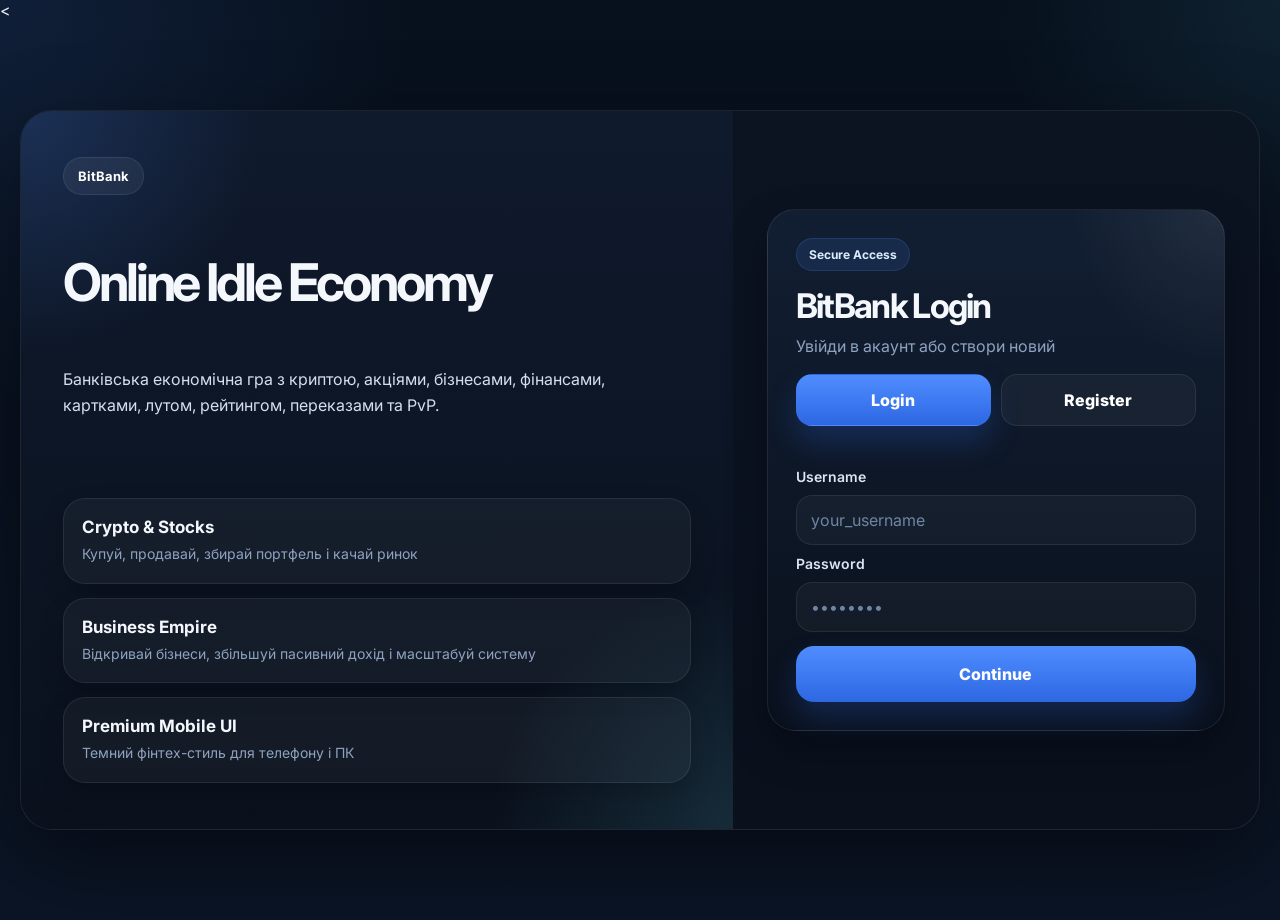
<file: index.html>
<!DOCTYPE html>
    <html lang="uk">
            <head>
        <meta name="google-site-verification" content="YTferdZrc95ZxPYZAVf8dtGa1jUDMCAVP7bbWln_yUw" />
    <title>BitBank Game</title>
          <meta name="description" content="BitBank - online game about bank and money strategy">
      <meta name="keywords" content="BitBank game, bank game, money game">
  <meta charset="UTF-8" />
  <meta name="viewport" content="width=device-width, initial-scale=1, viewport-fit=cover" />
  <title>BitBank</title>
  <meta name="theme-color" content="#0b1220" />
  <link rel="preconnect" href="https://fonts.googleapis.com" />
  <link rel="preconnect" href="https://fonts.gstatic.com" crossorigin />
  <link
    href="https://fonts.googleapis.com/css2?family=Inter:wght@400;500;600;700;800;900&display=swap"
    rel="stylesheet"
  />
  <link rel="stylesheet" href="./style.css?v=1301" />
        </head>
     <
<body>
  <!-- AUTH -->
  <section id="login-screen" class="auth-screen">
    <div class="auth-shell">
      <div class="auth-side auth-brand">
        <div class="auth-brand-badge">BitBank</div>
        <h1>Online Idle Economy</h1>
        <p>
          Банківська економічна гра з криптою, акціями, бізнесами, фінансами,
          картками, лутом, рейтингом, переказами та PvP.
        </p>

        <div class="auth-feature-list">
          <div class="auth-feature-card">
            <strong>Crypto & Stocks</strong>
            <span>Купуй, продавай, збирай портфель і качай ринок</span>
          </div>

          <div class="auth-feature-card">
            <strong>Business Empire</strong>
            <span>Відкривай бізнеси, збільшуй пасивний дохід і масштабуй систему</span>
          </div>

          <div class="auth-feature-card">
            <strong>Premium Mobile UI</strong>
            <span>Темний фінтех-стиль для телефону і ПК</span>
          </div>
        </div>
      </div>

      <div class="auth-side auth-panel">
        <div class="auth-card">
          <div class="auth-header">
            <div class="auth-mini-badge">Secure Access</div>
            <h2>BitBank Login</h2>
            <p>Увійди в акаунт або створи новий</p>
          </div>

          <div class="auth-tabs">
            <button id="tab-login" class="auth-tab active" type="button">Login</button>
            <button id="tab-register" class="auth-tab" type="button">Register</button>
          </div>

          <div id="auth-message" class="auth-message"></div>

          <div class="auth-form">
            <label for="auth-username">Username</label>
            <input id="auth-username" type="text" autocomplete="username" placeholder="your_username" />

            <label for="auth-password">Password</label>
            <input id="auth-password" type="password" autocomplete="current-password" placeholder="••••••••" />

            <div id="register-extra" class="register-extra hidden">
              <div class="auth-note">
                Логін: 3–20 символів, тільки букви, цифри або _
              </div>
            </div>

            <button id="auth-submit-btn" class="primary-btn" type="button">
              Continue
            </button>
          </div>
        </div>
      </div>
    </div>
  </section>

  <!-- APP -->
  <section id="app-screen" class="app-screen hidden">
    <!-- SIDEBAR -->
    <aside class="sidebar">
      <div class="sidebar-top">
        <div class="brand-block">
          <div class="brand-mark">₿</div>
          <div>
            <h2>BitBank</h2>
            <p>Online Idle Economy</p>
          </div>
        </div>
      </div>

      <nav class="sidebar-nav">
        <button class="nav-btn active" data-page="profile" type="button">
          <span class="nav-emoji">👤</span>
          <span class="nav-label">Profile</span>
        </button>

        <button class="nav-btn" data-page="business" type="button">
          <span class="nav-emoji">🏢</span>
          <span class="nav-label">Business</span>
        </button>

        <button class="nav-btn" data-page="crypto" type="button">
          <span class="nav-emoji">🪙</span>
          <span class="nav-label">Crypto</span>
        </button>

        <button class="nav-btn" data-page="stocks" type="button">
          <span class="nav-emoji">📈</span>
          <span class="nav-label">Stocks</span>
        </button>

        <button class="nav-btn" data-page="finance" type="button">
          <span class="nav-emoji">🏦</span>
          <span class="nav-label">Finance</span>
        </button>

        <button class="nav-btn" data-page="transfers" type="button">
          <span class="nav-emoji">💸</span>
          <span class="nav-label">Transfers</span>
        </button>

        <button class="nav-btn" data-page="cards" type="button">
          <span class="nav-emoji">💳</span>
          <span class="nav-label">Cards</span>
        </button>

        <button class="nav-btn" data-page="friends" type="button">
          <span class="nav-emoji">🧑‍🤝‍🧑</span>
          <span class="nav-label">Friends</span>
        </button>

        <button class="nav-btn" data-page="battle" type="button">
          <span class="nav-emoji">⚔️</span>
          <span class="nav-label">Battle</span>
        </button>

        <button class="nav-btn" data-page="casino" type="button">
          <span class="nav-emoji">🎰</span>
          <span class="nav-label">Casino</span>
        </button>

        <button class="nav-btn" data-page="loot" type="button">
          <span class="nav-emoji">🎁</span>
          <span class="nav-label">Loot</span>
        </button>

        <button class="nav-btn" data-page="collections" type="button">
          <span class="nav-emoji">🏆</span>
          <span class="nav-label">Collections</span>
        </button>

        <button class="nav-btn" data-page="roles" type="button">
          <span class="nav-emoji">🧠</span>
          <span class="nav-label">Roles</span>
        </button>

        <button class="nav-btn" data-page="inventory" type="button">
          <span class="nav-emoji">🎒</span>
          <span class="nav-label">Inventory</span>
        </button>

        <button class="nav-btn" data-page="history" type="button">
          <span class="nav-emoji">📜</span>
          <span class="nav-label">History</span>
        </button>

        <button class="nav-btn" data-page="stats" type="button">
          <span class="nav-emoji">📊</span>
          <span class="nav-label">Stats</span>
        </button>

        <button class="nav-btn" data-page="admin" type="button">
          <span class="nav-emoji">👑</span>
          <span class="nav-label">Admin</span>
        </button>
      </nav>

      <div class="sidebar-bottom">
        <button id="logout-btn" class="danger-btn" type="button">Logout</button>
      </div>
    </aside>

    <!-- MAIN -->
    <main class="main-layout">
      <header class="topbar">
        <div class="topbar-left">
          <div class="topbar-title-row">
            <div class="topbar-avatar">
              <span id="topbar-avatar-text">B</span>
            </div>

            <div>
              <h1 id="header-username">Player</h1>
              <div class="top-meta">
                <span id="header-status">Class: none</span>
                <span id="header-device">Device: desktop</span>
                <span id="header-prestige">Prestige: Starter</span>
              </div>
            </div>
          </div>
        </div>

        <div class="topbar-right">
          <div class="balance-chip balance-chip-uah">
            <span>UAH Balance</span>
            <strong id="balance-uah">₴ 0</strong>
          </div>

          <div class="balance-chip balance-chip-usd">
            <span>USD Balance</span>
            <strong id="balance-usd">$ 0</strong>
          </div>
        </div>
      </header>

      <div class="content-wrap">
        <div id="global-message" class="global-message"></div>
        <div id="battle-widget"></div>
        <div id="page-content" class="page-content"></div>
      </div>
    </main>

    <!-- MOBILE TABBAR -->
    <nav class="mobile-tabbar">
      <button class="mobile-tab-btn active" data-page="profile" type="button">
        <span>👤</span>
        <small>Profile</small>
      </button>

      <button class="mobile-tab-btn" data-page="business" type="button">
        <span>🏢</span>
        <small>Business</small>
      </button>

      <button class="mobile-tab-btn mobile-tab-center" data-page="crypto" type="button">
        <span>🪙</span>
        <small>Market</small>
      </button>

      <button class="mobile-tab-btn" data-page="cards" type="button">
        <span>💳</span>
        <small>Cards</small>
      </button>

      <button class="mobile-tab-btn" data-page="friends" type="button">
        <span>🧑‍🤝‍🧑</span>
        <small>Friends</small>
      </button>
    </nav>
  </section>

  <script type="module" src="./app.js?v=1301"></script>
</body>
</html>
</file>
<file: style.css>
:root{
  --bg:#08111f;
  --bg-2:#0b1526;
  --bg-3:#101d32;

  --panel:#0f1a2d;
  --panel-2:#132039;
  --panel-3:#172842;

  --soft:#1a2d4a;
  --line:rgba(255,255,255,0.08);
  --line-2:rgba(255,255,255,0.12);

  --text:#f4f7fb;
  --muted:#8ea2c0;
  --muted-2:#6f84a4;

  --blue:#4f8dff;
  --blue-2:#2d67e3;
  --cyan:#6de7ff;
  --green:#30d17a;
  --orange:#ffb84c;
  --red:#ff647c;
  --purple:#9d7bff;

  --shadow-xl:0 30px 90px rgba(0,0,0,0.46);
  --shadow-lg:0 18px 42px rgba(0,0,0,0.30);
  --shadow-md:0 10px 24px rgba(0,0,0,0.20);

  --radius-xl:30px;
  --radius-lg:24px;
  --radius-md:18px;
  --radius-sm:14px;

  --sidebar-width:300px;
  --topbar-height:94px;
  --safe-bottom:env(safe-area-inset-bottom, 0px);
}

*{
  box-sizing:border-box;
  margin:0;
  padding:0;
  -webkit-tap-highlight-color:transparent;
}

html{
  scroll-behavior:smooth;
}

body{
  min-height:100vh;
  overflow-x:hidden;
  font-family:"Inter", Arial, sans-serif;
  color:var(--text);
  background:
    radial-gradient(circle at top left, rgba(79,141,255,0.12), transparent 26%),
    radial-gradient(circle at top right, rgba(109,231,255,0.08), transparent 18%),
    linear-gradient(180deg, #07101d 0%, #0b1526 100%);
}

img{
  display:block;
  max-width:100%;
}

button,
input,
textarea,
select{
  font:inherit;
}

button{
  cursor:pointer;
  border:none;
  outline:none;
  transition:transform .16s ease, opacity .18s ease, background .18s ease, box-shadow .18s ease, border-color .18s ease;
  touch-action:manipulation;
}

button:hover{
  transform:translateY(-1px);
}

button:active{
  transform:scale(.985);
}

input,
textarea,
select{
  width:100%;
  min-height:50px;
  border:1px solid var(--line);
  background:rgba(255,255,255,0.035);
  color:var(--text);
  border-radius:16px;
  padding:13px 14px;
  outline:none;
  transition:border-color .2s ease, background .2s ease, box-shadow .2s ease;
}

input::placeholder,
textarea::placeholder{
  color:var(--muted-2);
}

input:focus,
textarea:focus,
select:focus{
  border-color:rgba(79,141,255,0.48);
  background:rgba(255,255,255,0.05);
  box-shadow:0 0 0 4px rgba(79,141,255,0.11);
}

.hidden{
  display:none !important;
}

.green{ color:var(--green); }
.red{ color:var(--red); }
.blue{ color:var(--blue); }
.orange{ color:var(--orange); }
.muted{ color:var(--muted); }

*{
  scrollbar-width:thin;
  scrollbar-color:#35507a #0c1422;
}

*::-webkit-scrollbar{
  width:10px;
  height:10px;
}

*::-webkit-scrollbar-track{
  background:#0c1422;
  border-radius:999px;
}

*::-webkit-scrollbar-thumb{
  background:linear-gradient(180deg,#35507a,#5575a2);
  border-radius:999px;
  border:2px solid #0c1422;
}

/* =========================
   AUTH
========================= */
.auth-screen{
  min-height:100vh;
  display:flex;
  align-items:center;
  justify-content:center;
  padding:20px;
}

.auth-shell{
  width:100%;
  max-width:1250px;
  min-height:720px;
  border-radius:32px;
  overflow:hidden;
  border:1px solid var(--line);
  background:
    linear-gradient(180deg, rgba(12,20,34,0.96), rgba(10,17,29,0.98));
  box-shadow:var(--shadow-xl);
  display:grid;
  grid-template-columns:1.15fr .85fr;
}

.auth-side{
  min-width:0;
}

.auth-brand{
  padding:46px 42px;
  background:
    radial-gradient(circle at top left, rgba(79,141,255,0.20), transparent 24%),
    radial-gradient(circle at bottom right, rgba(109,231,255,0.12), transparent 24%),
    linear-gradient(180deg, rgba(15,26,45,0.95), rgba(10,17,29,0.98));
  display:flex;
  flex-direction:column;
  justify-content:space-between;
}

.auth-brand-badge{
  display:inline-flex;
  align-items:center;
  justify-content:center;
  width:max-content;
  padding:10px 14px;
  border-radius:999px;
  background:rgba(255,255,255,0.06);
  border:1px solid var(--line);
  color:#fff;
  font-weight:700;
  font-size:13px;
  margin-bottom:20px;
}

.auth-brand h1{
  font-size:52px;
  line-height:1.02;
  letter-spacing:-0.06em;
  margin-bottom:16px;
}

.auth-brand p{
  max-width:560px;
  color:#d3deef;
  font-size:16px;
  line-height:1.65;
}

.auth-feature-list{
  display:grid;
  gap:14px;
  margin-top:38px;
}

.auth-feature-card{
  border-radius:22px;
  padding:18px;
  border:1px solid rgba(255,255,255,0.08);
  background:rgba(255,255,255,0.04);
  box-shadow:var(--shadow-md);
}

.auth-feature-card strong{
  display:block;
  font-size:17px;
  margin-bottom:6px;
}

.auth-feature-card span{
  color:var(--muted);
  line-height:1.55;
  font-size:14px;
}

.auth-panel{
  padding:34px;
  display:flex;
  align-items:center;
  justify-content:center;
}

.auth-card{
  width:100%;
  max-width:470px;
  border-radius:28px;
  padding:28px;
  border:1px solid var(--line);
  background:
    radial-gradient(circle at top right, rgba(255,255,255,0.07), transparent 22%),
    linear-gradient(180deg, rgba(18,31,51,0.98), rgba(10,17,29,0.98));
  box-shadow:var(--shadow-lg);
}

.auth-header{
  margin-bottom:16px;
}

.auth-mini-badge{
  display:inline-flex;
  align-items:center;
  justify-content:center;
  padding:8px 12px;
  border-radius:999px;
  background:rgba(79,141,255,0.12);
  border:1px solid rgba(79,141,255,0.18);
  color:#ddebff;
  font-size:12px;
  font-weight:700;
  margin-bottom:14px;
}

.auth-header h2{
  font-size:34px;
  letter-spacing:-0.05em;
  margin-bottom:8px;
}

.auth-header p{
  color:var(--muted);
  line-height:1.5;
}

.auth-tabs{
  display:grid;
  grid-template-columns:1fr 1fr;
  gap:10px;
  margin-bottom:12px;
}

.auth-tab{
  min-height:52px;
  border-radius:16px;
  border:1px solid var(--line);
  background:rgba(255,255,255,0.04);
  color:#fff;
  font-weight:800;
}

.auth-tab.active{
  background:linear-gradient(180deg,var(--blue),var(--blue-2));
  box-shadow:0 16px 30px rgba(45,103,227,0.25);
  border-color:transparent;
}

.auth-message{
  min-height:20px;
  margin-bottom:10px;
  font-size:14px;
  color:#ffb7c2;
}

.auth-form{
  display:flex;
  flex-direction:column;
  gap:10px;
}

.auth-form label{
  color:#dce5f3;
  font-size:14px;
  font-weight:600;
}

.register-extra{
  margin-top:2px;
}

.auth-note{
  color:var(--muted);
  font-size:13px;
  line-height:1.5;
}

.primary-btn{
  min-height:56px;
  border-radius:18px;
  background:linear-gradient(180deg,var(--blue),var(--blue-2));
  color:#fff;
  font-weight:800;
  box-shadow:0 16px 30px rgba(45,103,227,0.24);
  margin-top:4px;
}

.auth-footer-note{
  margin-top:6px;
  color:var(--muted);
  font-size:13px;
  line-height:1.5;
}

/* =========================
   APP LAYOUT
========================= */
.app-screen{
  min-height:100vh;
  display:flex;
}

.sidebar{
  width:var(--sidebar-width);
  min-width:var(--sidebar-width);
  height:100vh;
  position:sticky;
  top:0;
  z-index:20;
  display:flex;
  flex-direction:column;
  background:linear-gradient(180deg, rgba(8,15,28,0.98), rgba(10,17,29,1));
  border-right:1px solid rgba(255,255,255,0.05);
  box-shadow:var(--shadow-lg);
}

.sidebar-top{
  padding:24px 18px 16px;
  border-bottom:1px solid rgba(255,255,255,0.05);
}

.brand-block{
  display:flex;
  align-items:center;
  gap:14px;
}

.brand-mark{
  width:52px;
  height:52px;
  border-radius:18px;
  display:flex;
  align-items:center;
  justify-content:center;
  background:linear-gradient(180deg,var(--blue),var(--blue-2));
  color:#fff;
  font-size:24px;
  font-weight:900;
  box-shadow:0 16px 30px rgba(45,103,227,0.22);
}

.brand-block h2{
  font-size:30px;
  line-height:1;
  letter-spacing:-0.05em;
  margin-bottom:5px;
}

.brand-block p{
  color:var(--muted);
  font-size:14px;
}

.sidebar-nav{
  padding:14px;
  display:flex;
  flex-direction:column;
  gap:8px;
  overflow:auto;
  min-height:0;
}

.nav-btn{
  width:100%;
  min-height:56px;
  border-radius:18px;
  display:flex;
  align-items:center;
  gap:12px;
  text-align:left;
  padding:0 14px;
  color:#fff;
  background:rgba(255,255,255,0.025);
  border:1px solid transparent;
  position:relative;
}

.nav-btn::before{
  content:"";
  position:absolute;
  left:0;
  top:10px;
  bottom:10px;
  width:3px;
  border-radius:999px;
  background:transparent;
}

.nav-btn:hover{
  background:rgba(255,255,255,0.05);
  border-color:rgba(255,255,255,0.04);
}

.nav-btn.active{
  background:linear-gradient(180deg, rgba(79,141,255,0.18), rgba(79,141,255,0.08));
  border-color:rgba(79,141,255,0.16);
}

.nav-btn.active::before{
  background:var(--cyan);
}

.nav-emoji{
  width:26px;
  display:flex;
  align-items:center;
  justify-content:center;
  font-size:17px;
  flex-shrink:0;
}

.nav-label{
  font-size:15px;
  font-weight:700;
  line-height:1.1;
}

.sidebar-bottom{
  margin-top:auto;
  padding:16px;
  border-top:1px solid rgba(255,255,255,0.05);
}

.danger-btn{
  width:100%;
  min-height:54px;
  border-radius:18px;
  background:linear-gradient(180deg,var(--blue),var(--blue-2));
  color:#fff;
  font-weight:800;
  box-shadow:0 14px 24px rgba(45,103,227,0.24);
}

.main-layout{
  flex:1;
  min-width:0;
  display:flex;
  flex-direction:column;
}

.topbar{
  min-height:var(--topbar-height);
  display:flex;
  align-items:center;
  justify-content:space-between;
  gap:18px;
  padding:18px 24px;
  background:rgba(10,16,27,0.76);
  backdrop-filter:blur(12px);
  border-bottom:1px solid rgba(255,255,255,0.05);
  position:sticky;
  top:0;
  z-index:12;
}

.topbar-left{
  min-width:0;
}

.topbar-title-row{
  display:flex;
  align-items:center;
  gap:14px;
  min-width:0;
}

.topbar-avatar{
  width:54px;
  height:54px;
  border-radius:18px;
  background:linear-gradient(180deg,#16345f,#0f2441);
  border:1px solid rgba(255,255,255,0.08);
  display:flex;
  align-items:center;
  justify-content:center;
  font-size:24px;
  font-weight:900;
  color:#fff;
  flex-shrink:0;
}

.topbar-left h1{
  font-size:30px;
  line-height:1;
  letter-spacing:-0.05em;
  margin-bottom:6px;
  white-space:nowrap;
  overflow:hidden;
  text-overflow:ellipsis;
}

.top-meta{
  display:flex;
  gap:8px;
  flex-wrap:wrap;
}

.top-meta span{
  padding:7px 12px;
  border-radius:999px;
  background:rgba(255,255,255,0.04);
  border:1px solid rgba(255,255,255,0.06);
  color:var(--muted);
  font-size:13px;
}

.topbar-right{
  display:grid;
  grid-template-columns:repeat(2,minmax(160px,1fr));
  gap:12px;
}

.balance-chip{
  border-radius:22px;
  padding:14px 16px;
  border:1px solid var(--line);
  background:linear-gradient(180deg, rgba(18,31,51,0.96), rgba(11,20,34,0.96));
  box-shadow:var(--shadow-md);
}

.balance-chip span{
  display:block;
  font-size:12px;
  color:var(--muted);
  margin-bottom:5px;
}

.balance-chip strong{
  display:block;
  font-size:24px;
  line-height:1;
  letter-spacing:-0.04em;
}

.balance-chip-uah strong{
  color:#55e59a;
}

.balance-chip-usd strong{
  color:#ffc159;
}

.content-wrap{
  padding:22px;
  min-width:0;
}

.global-message{
  min-height:54px;
  border-radius:20px;
  border:1px solid rgba(79,141,255,0.18);
  background:linear-gradient(180deg, rgba(79,141,255,0.10), rgba(79,141,255,0.04));
  display:flex;
  align-items:center;
  padding:14px 16px;
  color:#dce9ff;
  margin-bottom:16px;
}

#battle-widget{
  margin-bottom:16px;
}

.page-content{
  display:grid;
  grid-template-columns:repeat(12, 1fr);
  gap:16px;
  min-width:0;
}

/* =========================
   GENERIC CARDS
========================= */
.card{
  background:linear-gradient(180deg, rgba(15,26,45,0.96), rgba(10,17,29,0.98));
  border:1px solid var(--line);
  border-radius:24px;
  padding:18px;
  box-shadow:var(--shadow-md);
  position:relative;
  min-width:0;
}

.card h2,
.card h3,
.card h4{
  color:#fff;
  margin-bottom:10px;
  letter-spacing:-0.02em;
}

.card p{
  color:#d7e2f2;
  line-height:1.55;
}

.card hr{
  border:none;
  border-top:1px solid var(--line);
  margin:14px 0;
}

.card button{
  min-height:46px;
  padding:10px 14px;
  border-radius:14px;
  background:linear-gradient(180deg,var(--blue),var(--blue-2));
  color:#fff;
  font-weight:700;
}

.card button.secondary{
  background:linear-gradient(180deg,#1d304d,#17263d);
}

.card button:disabled{
  opacity:.55;
  cursor:not-allowed;
  transform:none !important;
}

.dashboard-grid{
  grid-column:1 / -1;
  display:grid;
  grid-template-columns:2fr 1fr;
  gap:16px;
}

.asset-grid{
  grid-column:1 / -1;
  display:grid;
  grid-template-columns:repeat(auto-fill, minmax(290px, 1fr));
  gap:16px;
}

.asset-card{
  display:flex;
  flex-direction:column;
  gap:12px;
}

.asset-cover{
  height:170px;
  border-radius:18px;
  overflow:hidden;
  border:1px solid var(--line);
  background:#0c1523;
  position:relative;
}

.asset-cover img{
  width:100%;
  height:100%;
  object-fit:cover;
}

.asset-cover::after{
  content:"";
  position:absolute;
  inset:auto 0 0 0;
  height:58%;
  background:linear-gradient(180deg,transparent,rgba(7,12,20,0.84));
}

.asset-badge{
  position:absolute;
  top:12px;
  left:12px;
  z-index:2;
  padding:7px 10px;
  border-radius:999px;
  background:rgba(0,0,0,0.34);
  border:1px solid rgba(255,255,255,0.12);
  color:#fff;
  font-size:12px;
  font-weight:700;
}

.asset-info{
  display:flex;
  flex-direction:column;
  gap:8px;
  min-width:0;
}

.asset-head{
  display:flex;
  align-items:flex-start;
  justify-content:space-between;
  gap:12px;
}

.asset-name{
  font-size:20px;
  font-weight:800;
  line-height:1.15;
  color:#fff;
  overflow-wrap:anywhere;
  display:flex;
  align-items:center;
  gap:10px;
}

.crypto-icon{
  width:30px;
  height:30px;
  min-width:30px;
  border-radius:50%;
  object-fit:cover;
  box-shadow:0 3px 8px rgba(0,0,0,0.3);
  background:rgba(255,255,255,0.08);
}

.stock-icon{
  display:inline-flex;
  align-items:center;
  justify-content:center;
  font-size:18px;
  border:1px solid rgba(255,255,255,0.16);
}

.asset-price{
  font-size:20px;
  font-weight:900;
  line-height:1;
  white-space:nowrap;
}

.asset-meta{
  display:flex;
  flex-wrap:wrap;
  gap:8px;
}

.asset-meta span{
  padding:8px 10px;
  border-radius:999px;
  background:rgba(255,255,255,0.04);
  border:1px solid var(--line);
  font-size:12px;
  color:#c9d8ed;
}

.asset-actions{
  display:grid;
  grid-template-columns:1fr 1fr;
  gap:10px;
}

.asset-actions.full{
  grid-template-columns:1fr;
}

.profile-actions{
  display:grid;
  gap:10px;
}

.click-panel{
  grid-column:1 / -1;
  display:flex;
  align-items:center;
  justify-content:space-between;
  gap:16px;
  padding:18px 20px;
  border-radius:22px;
  border:1px solid var(--line);
  background:linear-gradient(160deg,rgba(14,25,41,0.96),rgba(10,18,30,0.9));
}

.click-button{
  width:100px;
  height:100px;
  min-width:100px;
  border-radius:50%;
  border:1px solid rgba(255,255,255,0.24);
  background:radial-gradient(circle at 30% 28%, #ffcb74 0%, #ffb84c 35%, #f7931a 70%, #d97400 100%);
  color:#fff7ea;
  display:grid;
  place-items:center;
  cursor:pointer;
  box-shadow:0 12px 24px rgba(247,147,26,0.42), 0 0 18px rgba(247,147,26,0.45), inset 0 2px 8px rgba(255,255,255,0.28);
  transition:transform .12s ease, box-shadow .2s ease, filter .2s ease;
  -webkit-tap-highlight-color:transparent;
}

.click-button:hover{
  filter:brightness(1.03);
  box-shadow:0 14px 26px rgba(247,147,26,0.48), 0 0 30px rgba(255,184,76,0.58), inset 0 2px 8px rgba(255,255,255,0.32);
}

.click-button:active{
  transform:scale(.93);
  box-shadow:0 6px 12px rgba(168,96,7,0.45), 0 0 14px rgba(247,147,26,0.45), inset 0 4px 10px rgba(0,0,0,0.22);
}

.click-button.is-tapping{
  animation:coinPulse .28s ease-out;
}

.bitcoin-icon{
  width:48px;
  height:48px;
  color:#fff7ea;
  filter:drop-shadow(0 2px 3px rgba(0,0,0,0.22));
}

@keyframes coinPulse{
  0% { transform: scale(1); }
  45% { transform: scale(0.9); }
  100% { transform: scale(1.06); }
}

@media (prefers-reduced-motion: reduce){
  .click-button{
    transition:none;
  }

  .click-button.is-tapping{
    animation:none;
  }
}

.section-title{
  grid-column:1 / -1;
  font-size:18px;
  font-weight:800;
  margin-top:2px;
  color:#fff;
}

.stat-card{
  min-height:120px;
  display:flex;
  flex-direction:column;
  justify-content:space-between;
}

.stat-label{
  color:var(--muted);
  font-size:13px;
}

.stat-value{
  font-size:30px;
  line-height:1;
  font-weight:900;
  letter-spacing:-0.04em;
  color:#fff;
}

.stat-sub{
  color:#bacae0;
  font-size:13px;
}

.titles-list{
  display:flex;
  flex-wrap:wrap;
  gap:10px;
}

.title-pill{
  padding:10px 12px;
  border-radius:999px;
  border:1px solid var(--line);
  background:rgba(255,255,255,0.04);
  color:#fff;
  font-size:13px;
  font-weight:700;
}

/* =========================
   MOBILE TABBAR
========================= */
.mobile-tabbar{
  display:none;
}

/* =========================
   MOBILE
========================= */
@media (max-width: 980px){
  body{
    min-height:100dvh;
  }

  .auth-shell{
    grid-template-columns:1fr;
    min-height:auto;
  }

  .auth-brand{
    display:none;
  }

  .auth-panel{
    padding:14px;
  }

  .app-screen{
    display:block;
    min-height:100dvh;
    padding-bottom:96px;
  }

  .sidebar{
    display:none;
  }

  .mobile-tabbar{
    display:grid;
    grid-template-columns:repeat(5, 1fr);
    gap:8px;
    position:fixed;
    left:10px;
    right:10px;
    bottom:calc(10px + var(--safe-bottom));
    z-index:100;
    padding:10px;
    border-radius:24px;
    border:1px solid rgba(255,255,255,0.08);
    background:rgba(11,18,32,0.92);
    backdrop-filter:blur(16px);
    box-shadow:0 -12px 34px rgba(0,0,0,0.28);
  }

  .mobile-tab-btn{
    min-height:62px;
    border-radius:18px;
    background:transparent;
    color:#fff;
    display:flex;
    flex-direction:column;
    align-items:center;
    justify-content:center;
    gap:4px;
    padding:6px;
  }

  .mobile-tab-btn span{
    font-size:18px;
  }

  .mobile-tab-btn small{
    font-size:11px;
    font-weight:700;
    color:#d5e1f2;
  }

  .mobile-tab-btn.active{
    background:linear-gradient(180deg, rgba(79,141,255,0.20), rgba(79,141,255,0.08));
    border:1px solid rgba(79,141,255,0.16);
  }

  .mobile-tab-center{
    box-shadow:0 10px 24px rgba(45,103,227,0.18);
  }

  .topbar{
    position:relative;
    min-height:auto;
    flex-direction:column;
    align-items:flex-start;
    padding:16px;
  }

  .topbar-right{
    width:100%;
    grid-template-columns:1fr 1fr;
  }

  .content-wrap{
    padding:14px;
  }

  .dashboard-grid{
    grid-template-columns:1fr;
  }

  .asset-grid{
    grid-template-columns:1fr;
  }

  .page-content{
    grid-template-columns:1fr;
  }

  button,
  input,
  textarea,
  select{
    font-size:16px;
  }
}

@media (max-width: 640px){
  .auth-screen{
    padding:12px;
  }

  .auth-card{
    padding:20px 16px;
    border-radius:24px;
  }

  .auth-header h2{
    font-size:30px;
  }

  .topbar-left h1{
    font-size:24px;
  }

  .topbar-title-row{
    align-items:flex-start;
  }

  .topbar-avatar{
    width:48px;
    height:48px;
    border-radius:16px;
    font-size:20px;
  }

  .topbar-right{
    grid-template-columns:1fr;
  }

  .balance-chip strong{
    font-size:22px;
  }

  .card{
    padding:16px;
    border-radius:20px;
  }

  .asset-name{
    font-size:18px;
  }

  .asset-price{
    font-size:18px;
  }

  .click-panel{
    padding:16px;
    align-items:flex-start;
  }

  .click-button{
    width:92px;
    height:92px;
    min-width:92px;
  }

  .bitcoin-icon{
    width:44px;
    height:44px;
  }

  .stat-value{
    font-size:26px;
  }

  .mobile-tabbar{
    left:8px;
    right:8px;
    gap:6px;
    padding:8px;
  }

  .mobile-tab-btn{
    min-height:58px;
    border-radius:16px;
  }
}
</file>
